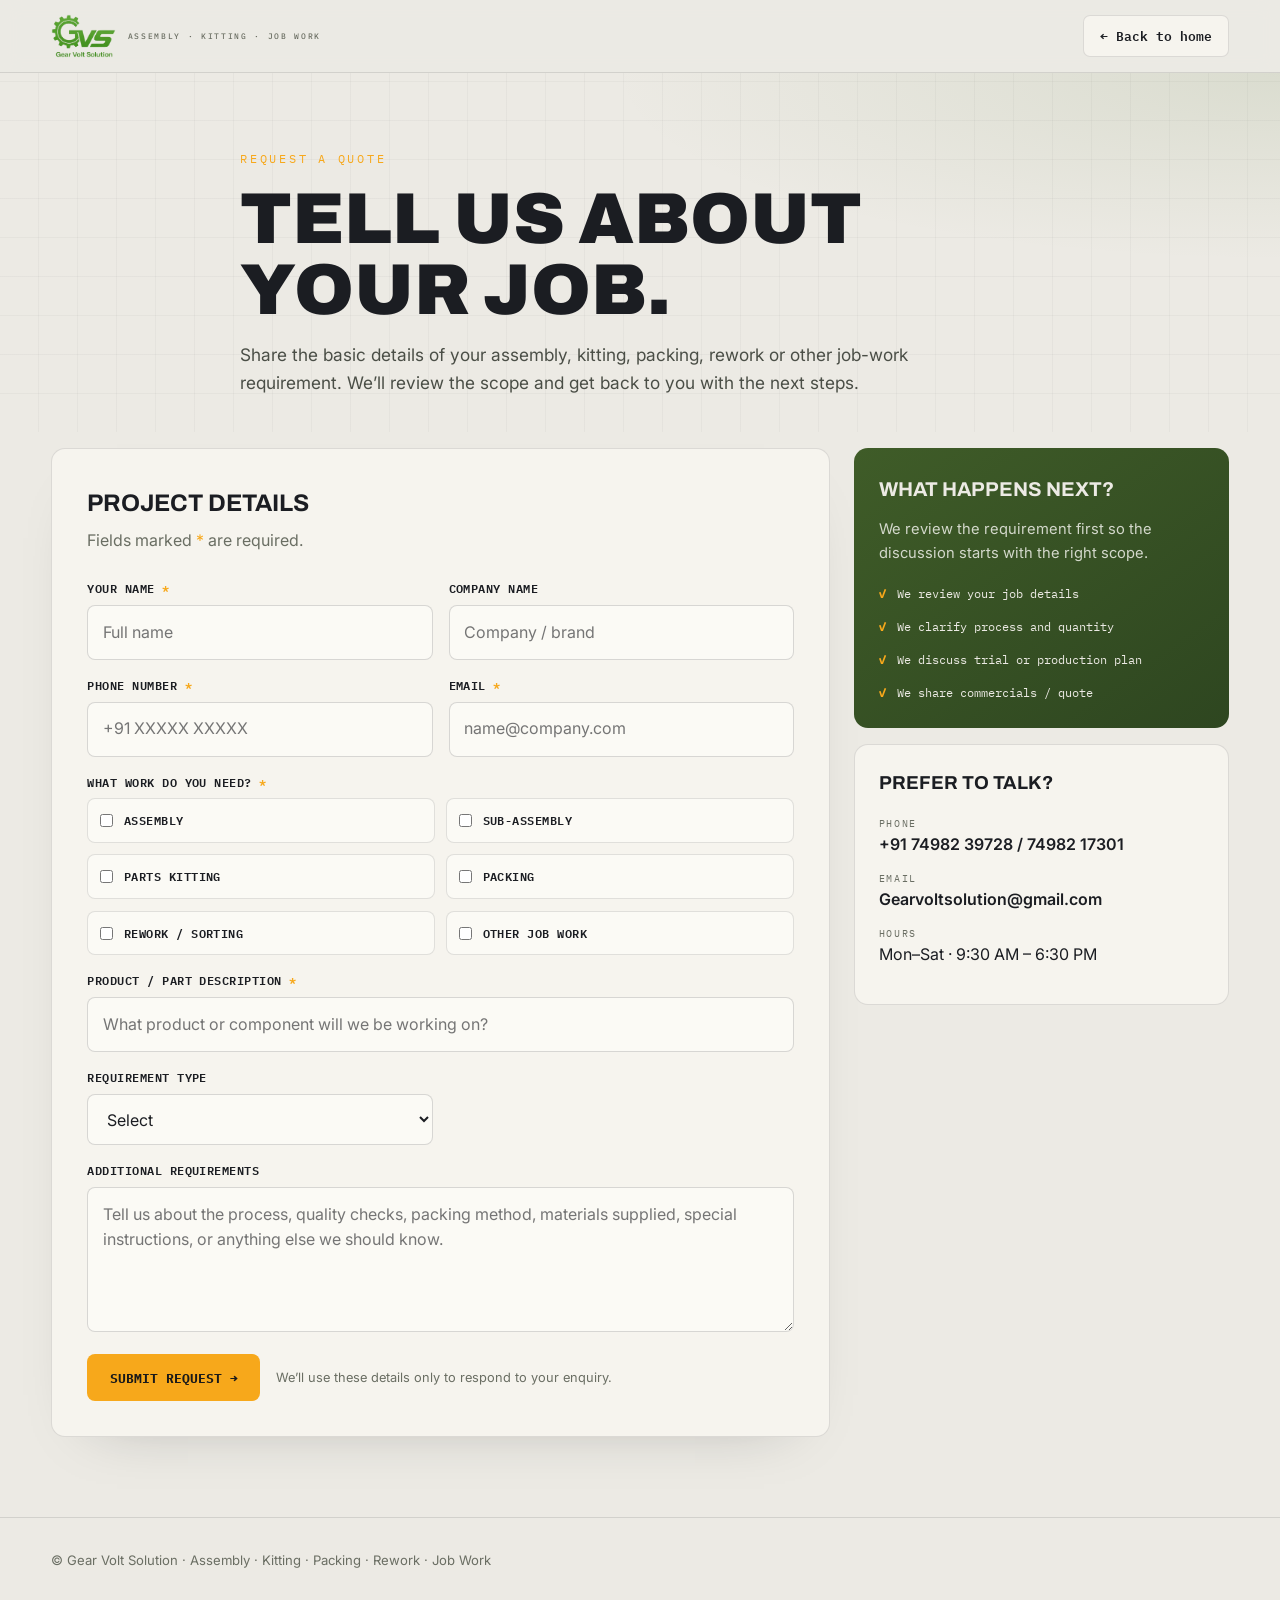
<file: quote.html>
<!DOCTYPE html>
<html lang="en">
<head>
<meta charset="UTF-8">
<meta name="viewport" content="width=device-width, initial-scale=1.0">
<title>Request a Quote — Gear Volt Solution</title>
<meta name="description" content="Tell Gear Volt Solution about your assembly, kitting, packing, rework or job-work requirement and request a quote.">
<link rel="preconnect" href="https://fonts.googleapis.com">
<link rel="preconnect" href="https://fonts.gstatic.com" crossorigin>
<link href="https://fonts.googleapis.com/css2?family=Archivo:wght@500;600;800;900&family=IBM+Plex+Mono:wght@400;500;600&family=Inter:wght@400;500;600&display=swap" rel="stylesheet">
<link rel="stylesheet" href="quote.css">

</head>
<body>
<header>
  <div class="wrap nav">
    <a href="index.html" class="brand">
      <img class="brand-logo" src="[data-uri]" alt="Gear Volt Solution logo">
      <small>Assembly · Kitting · Job Work</small>
    </a>
    <a class="back" href="index.html">← Back to home</a>
  </div>
</header>

<section class="hero">
  <div class="wrap inner">
    <div class="eyebrow">Request a quote</div>
    <h1>Tell us about<br>your job.</h1>
    <p>Share the basic details of your assembly, kitting, packing, rework or other job-work requirement. We’ll review the scope and get back to you with the next steps.</p>
  </div>
</section>

<main class="main">
  <div class="wrap layout">
    <section class="card">
      <h2>Project details</h2>
      <p class="sub">Fields marked <span class="req">*</span> are required.</p>

      <div class="form-success" id="quoteSuccess">
        <div class="fs-top">
          <span class="fs-icon">✓</span>
          <strong>Thanks for connecting!</strong>
        </div>
        <span class="fs-msg">We've received your request and will get back to you shortly at the email or phone number you provided.</span>
      </div>

      <form id="quoteForm" novalidate>
        <input type="text" name="_honey" style="display:none">

        <div class="grid">
          <div class="field">
            <label for="name">Your name <span class="req">*</span></label>
            <input id="name" name="Name" type="text" required placeholder="Full name">
          </div>
          <div class="field">
            <label for="company">Company name</label>
            <input id="company" name="Company" type="text" placeholder="Company / brand">
          </div>

          <div class="field">
            <label for="phone">Phone number <span class="req">*</span></label>
            <input id="phone" name="Phone" type="tel" required placeholder="+91 XXXXX XXXXX">
          </div>
          <div class="field">
            <label for="email">Email <span class="req">*</span></label>
            <input id="email" name="Email" type="email" required placeholder="name@company.com">
          </div>

          <div class="field full">
            <label>What work do you need? <span class="req">*</span></label>
            <div class="checks">
              <label class="check"><input type="checkbox" name="Service" value="Assembly"> Assembly</label>
              <label class="check"><input type="checkbox" name="Service" value="Sub-assembly"> Sub-assembly</label>
              <label class="check"><input type="checkbox" name="Service" value="Parts kitting"> Parts kitting</label>
              <label class="check"><input type="checkbox" name="Service" value="Packing"> Packing</label>
              <label class="check"><input type="checkbox" name="Service" value="Rework / Sorting"> Rework / Sorting</label>
              <label class="check"><input type="checkbox" name="Service" value="Other job work"> Other job work</label>
            </div>
          </div>

          <div class="field full">
            <label for="product">Product / part description <span class="req">*</span></label>
            <input id="product" name="Product / Part" type="text" required placeholder="What product or component will we be working on?">
          </div>

          
          <div class="field">
            <label for="batch">Requirement type</label>
            <select id="batch" name="Requirement Type">
              <option value="">Select</option>
              <option>Trial / sample batch</option>
              <option>One-time production batch</option>
              <option>Regular / recurring production</option>
              <option>Not sure yet</option>
            </select>
          </div>

          <div class="field full">
            <label for="details">Additional requirements</label>
            <textarea id="details" name="Additional Requirements" placeholder="Tell us about the process, quality checks, packing method, materials supplied, special instructions, or anything else we should know."></textarea>
          </div>
        </div>

        <div class="actions">
          <button class="submit" type="submit" id="quoteSubmitBtn">Submit request →</button>
          <span class="note">We’ll use these details only to respond to your enquiry.</span>
        </div>
        <p class="form-error" id="quoteError">Sorry, we couldn't send your request right now. Please try again or call us directly at +91 74982 39728.</p>
      </form>
    </section>

    <aside class="side">
      <div class="info">
        <h3>What happens next?</h3>
        <p>We review the requirement first so the discussion starts with the right scope.</p>
        <ul>
          <li>We review your job details</li>
          <li>We clarify process and quantity</li>
          <li>We discuss trial or production plan</li>
          <li>We share commercials / quote</li>
        </ul>
      </div>

      <div class="contact">
        <h3>Prefer to talk?</h3>
        <div class="row"><div class="k">Phone</div><a href="tel:+917498239728">+91 74982 39728 / 74982 17301</a></div>
        <div class="row"><div class="k">Email</div><a href="mailto:Gearvoltsolution@gmail.com">Gearvoltsolution@gmail.com</a></div>
        <div class="row"><div class="k">Hours</div><span>Mon–Sat · 9:30 AM – 6:30 PM</span></div>
      </div>
    </aside>
  </div>
</main>

<footer>
  <div class="wrap">© Gear Volt Solution · Assembly · Kitting · Packing · Rework · Job Work</div>
</footer>
<script src="quote.js"></script>
</body>
</html>
</file>
<file: quote.css>
:root{
  --graphite:#ECEAE4;--steel:#F6F4EE;--steel-2:#EFEBE1;--fog:#1B1D22;--chrome:#6A6E63;
  --amber:#F7A81B;--amber-deep:#E08900;--green:#5B7A3A;--green-deep:#3F5C28;
  --line:rgba(27,29,34,.12);--disp:"Archivo",system-ui,sans-serif;
  --body:"Inter",system-ui,sans-serif;--mono:"IBM Plex Mono",ui-monospace,monospace;
}
*{box-sizing:border-box;margin:0;padding:0}
html{scroll-behavior:smooth}
body{font-family:var(--body);background:var(--graphite);color:var(--fog);line-height:1.6}
a{color:inherit;text-decoration:none}
.wrap{width:min(1180px,92vw);margin-inline:auto}
header{position:sticky;top:0;z-index:20;background:rgba(236,234,228,.9);backdrop-filter:blur(10px);border-bottom:1px solid var(--line)}
.nav{height:72px;display:flex;align-items:center;justify-content:space-between;gap:1rem}
.brand{display:flex;align-items:center;gap:.7rem;font-family:var(--disp);font-weight:900;font-size:1.2rem}
.brand-logo{height:44px;width:auto;display:block}
.brand small{display:block;font-family:var(--mono);font-size:.52rem;font-weight:500;letter-spacing:.2em;color:var(--chrome);text-transform:uppercase}
.back{font-family:var(--mono);font-size:.8rem;font-weight:600;border:1px solid var(--line);padding:.6rem 1rem;border-radius:7px;background:var(--steel)}
.back:hover{border-color:var(--amber)}

.hero{padding:4.8rem 0 2.2rem;position:relative;overflow:hidden}
.hero:before{content:"";position:absolute;inset:0;background:
radial-gradient(90% 90% at 100% 0%,rgba(91,122,58,.12),transparent 58%),
repeating-linear-gradient(0deg,transparent 0 38px,rgba(27,29,34,.035) 38px 39px),
repeating-linear-gradient(90deg,transparent 0 38px,rgba(27,29,34,.035) 38px 39px);pointer-events:none}
.hero .inner{position:relative;max-width:800px}
.eyebrow{font-family:var(--mono);font-size:.72rem;letter-spacing:.24em;text-transform:uppercase;color:var(--amber)}
h1{font-family:var(--disp);font-weight:900;text-transform:uppercase;line-height:.98;font-size:clamp(2.4rem,6vw,4.5rem);margin:1rem 0}
.hero p{font-size:1.08rem;color:#4a4e46;max-width:65ch}

.main{padding:1rem 0 5rem}
.layout{display:grid;grid-template-columns:1.35fr .65fr;gap:1.5rem;align-items:start}
.card{background:var(--steel);border:1px solid var(--line);border-radius:14px;padding:clamp(1.3rem,3vw,2.2rem);box-shadow:0 24px 60px -45px rgba(27,29,34,.35)}
.card h2{font-family:var(--disp);text-transform:uppercase;font-size:1.5rem;margin-bottom:.35rem}
.sub{color:var(--chrome);margin-bottom:1.6rem}
.grid{display:grid;grid-template-columns:1fr 1fr;gap:1rem}
.field{display:grid;gap:.42rem}
.field.full{grid-column:1/-1}
label{font-family:var(--mono);font-size:.74rem;font-weight:600;letter-spacing:.04em;text-transform:uppercase}
.req{color:var(--amber)}
input,select,textarea{
  width:100%;border:1px solid rgba(27,29,34,.16);background:#FBFAF5;color:var(--fog);
  border-radius:8px;padding:.86rem .9rem;font:inherit;outline:none;transition:border-color .2s,box-shadow .2s
}
input:focus,select:focus,textarea:focus{border-color:var(--amber);box-shadow:0 0 0 3px rgba(247,168,26,.12)}
textarea{min-height:145px;resize:vertical}
.checks{display:grid;grid-template-columns:repeat(2,1fr);gap:.7rem}
.check{display:flex;align-items:center;gap:.65rem;border:1px solid var(--line);background:#FBFAF5;border-radius:8px;padding:.75rem}
.check input{width:auto;accent-color:var(--amber)}
.actions{margin-top:1.4rem;display:flex;align-items:center;gap:1rem;flex-wrap:wrap}
.submit{border:0;background:var(--amber);color:#1a1a1a;border-radius:8px;padding:.9rem 1.4rem;font-family:var(--mono);font-weight:700;text-transform:uppercase;cursor:pointer}
.submit:hover{background:var(--amber-deep)}
.note{font-size:.8rem;color:var(--chrome)}

.form-success{
  display:none;
  background:linear-gradient(145deg,var(--green-deep),#2E4620);
  color:#ECEAE4;
  border-radius:12px;
  padding:1.3rem 1.5rem;
  margin-top:1.4rem;
  margin-bottom:1.6rem;
  border:1px solid rgba(255,255,255,.15);
  box-shadow:0 16px 34px -20px rgba(63,92,40,.65);
}
.form-success.show{display:grid;gap:.55rem;animation:fadeSlide .35s ease}
.fs-top{display:flex;align-items:center;gap:.65rem}
.fs-icon{
  display:flex;align-items:center;justify-content:center;
  width:24px;height:24px;flex:none;
  border-radius:50%;background:var(--amber);color:#1a1a1a;
  font-size:.8rem;font-weight:900;line-height:1;
}
.form-success strong{font-family:var(--disp);text-transform:uppercase;font-size:1.05rem;letter-spacing:.02em}
.fs-msg{color:#D3D8CB;font-size:.92rem;line-height:1.55;padding-left:calc(24px + .65rem)}
@keyframes fadeSlide{from{opacity:0;transform:translateY(-6px)}to{opacity:1;transform:translateY(0)}}
.submit:disabled{opacity:.6;cursor:not-allowed}
.form-error{display:none;color:#B23A2E;font-family:var(--mono);font-size:.8rem;margin-top:.7rem}
.form-error.show{display:block}

.side{display:grid;gap:1rem}
.info{background:linear-gradient(145deg,var(--green-deep),#2E4620);color:#ECEAE4;border-radius:14px;padding:1.6rem}
.info h3{font-family:var(--disp);text-transform:uppercase;font-size:1.25rem;margin-bottom:.8rem}
.info p{color:#D3D8CB;font-size:.92rem}
.info ul{list-style:none;margin-top:1.2rem;display:grid;gap:.8rem;font-family:var(--mono);font-size:.78rem}
.info li:before{content:"✓";color:var(--amber);font-weight:700;margin-right:.65rem}
.contact{background:var(--steel);border:1px solid var(--line);border-radius:14px;padding:1.5rem}
.contact h3{font-family:var(--disp);text-transform:uppercase;margin-bottom:1rem}
.contact .row{margin:.8rem 0}
.contact .k{font-family:var(--mono);font-size:.65rem;letter-spacing:.15em;text-transform:uppercase;color:var(--chrome)}
.contact a{font-weight:600}
footer{border-top:1px solid var(--line);padding:2rem 0;color:var(--chrome);font-size:.82rem}

@media(max-width:850px){
  .layout{grid-template-columns:1fr}
  .grid{grid-template-columns:1fr}
  .field.full{grid-column:auto}
}
@media(max-width:520px){
  .checks{grid-template-columns:1fr}
  .brand small{display:none}
}
</file>
